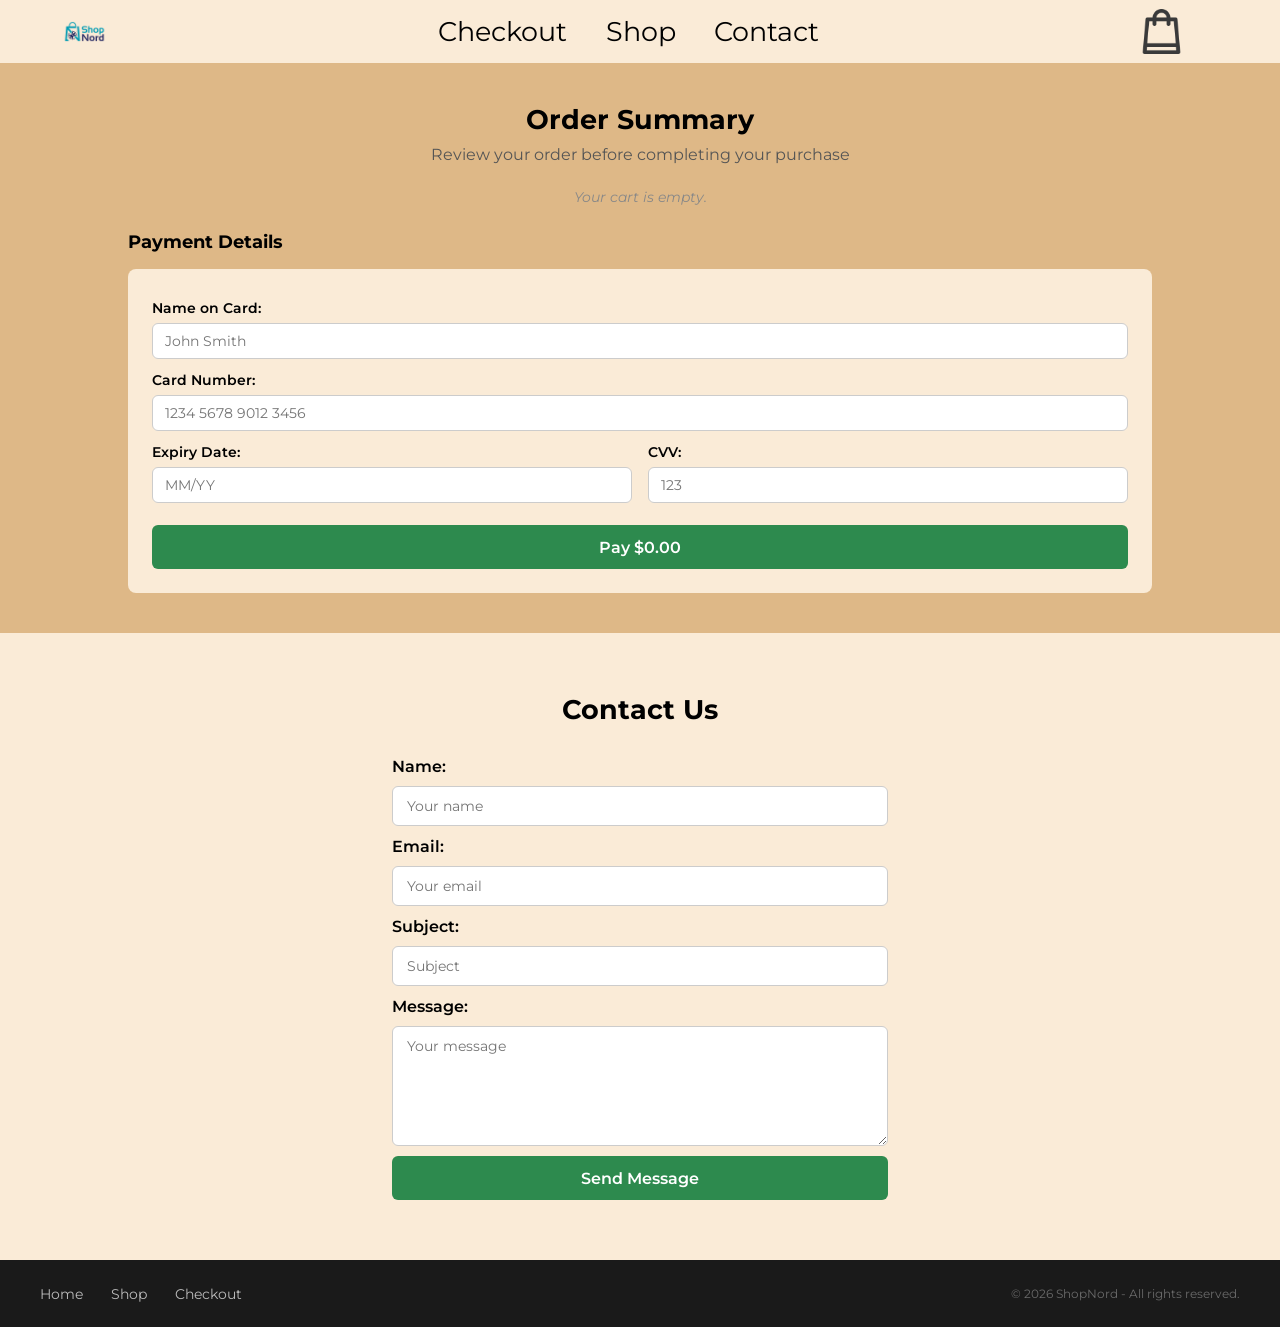
<file: checkout.html>
<!DOCTYPE html>
<html lang="en">
<head>
    <meta charset="UTF-8">
    <meta name="viewport" content="width=device-width, initial-scale=1.0">
    <title>Checkout - ShopNord</title>
    <link rel="stylesheet" href="css/style.css">
    <link rel="stylesheet" href="css/cart.css">
    <link rel="stylesheet" href="css/checkout.css">
    <link rel="stylesheet" href="css/contact.css">
</head>
<body>
    <header>
        <a href="front-page.html" class="logo">
            <img src="images/ShopNordTransparent.png#" alt="ShopNord logo" class="logo">
        </a>
        <nav>
            <ul>
                <li><a href="checkout.html">Checkout</a></li>
                <li><a href="shop.html">Shop</a></li>
                <li><a href="#contact">Contact</a></li>
            </ul>
        </nav>
        <div class="cart-wrapper">
            <img src="images/Cart.png" alt="Shopping cart" class="cart">
            <span class="cart-badge" id="cart-badge">0</span>
        </div>
    </header>

    <div class="cart-div">
        <div class="cart-header">
            <span class="cart-header-title">Your Cart</span>
            <span class="cart-count" id="cart-count">0 items</span>
        </div>
        <div class="cart-items">
        </div>
        <div class="cart-footer">
            <div class="cart-checkout">
                <p>Checkout</p>
            </div>
        </div>
    </div>

    <main>
        <div class="checkout-main">
            <h1>Order Summary</h1>
            <h2>Review your order before completing your purchase</h2>

            <p id="checkout-empty" class="checkout-empty-msg">Your cart is empty.</p>

            <table class="order-table" id="checkout-table">
                <thead>
                    <tr>
                        <th></th>
                        <th>Product</th>
                        <th>Seller</th>
                        <th>Price</th>
                        <th></th>
                    </tr>
                </thead>
                <tbody id="checkout-tbody">
                </tbody>
                <tfoot>
                    <tr>
                        <td colspan="2">Total</td>
                        <td></td>
                        <td id="checkout-total">$0.00</td>
                        <td></td>
                    </tr>
                </tfoot>
            </table>
        </div>

        <div class="payment-section">
            <h2>Payment Details</h2>
            <form class="payment-form">
                <label for="card-name">Name on Card:</label>
                <input type="text" id="card-name" name="card-name" placeholder="John Smith">
                <label for="card-number">Card Number:</label>
                <input type="text" id="card-number" name="card-number" placeholder="1234 5678 9012 3456" maxlength="19">
                <div class="payment-row">
                    <div class="payment-field">
                        <label for="card-expiry">Expiry Date:</label>
                        <input type="text" id="card-expiry" name="card-expiry" placeholder="MM/YY" maxlength="5">
                    </div>
                    <div class="payment-field">
                        <label for="card-cvv">CVV:</label>
                        <input type="password" id="card-cvv" name="card-cvv" placeholder="123" maxlength="3">
                    </div>
                </div>
                <button type="submit" class="pay-btn">Pay $0.00</button>
            </form>
        </div>

        <section id="contact" class="contact-section">
            <h2>Contact Us</h2>
            <form class="contact-form">
                <label for="contact-name">Name:</label>
                <input type="text" id="contact-name" name="name" placeholder="Your name">
                <label for="contact-email">Email:</label>
                <input type="email" id="contact-email" name="email" placeholder="Your email">
                <label for="contact-subject">Subject:</label>
                <input type="text" id="contact-subject" name="subject" placeholder="Subject">
                <label for="contact-message">Message:</label>
                <textarea id="contact-message" name="message" placeholder="Your message"></textarea>
                <input type="submit" value="Send Message">
            </form>
        </section>
    </main>

    <footer>
        <nav>
            <a href="front-page.html">Home</a>
            <a href="shop.html">Shop</a>
            <a href="checkout.html">Checkout</a>
        </nav>
        <p class="footer-copyright">© 2026 ShopNord - All rights reserved.</p>
    </footer>

    <script src="javascript/cart.js"></script>
    <script src="javascript/checkout.js"></script>
</body>
</html>
</file>
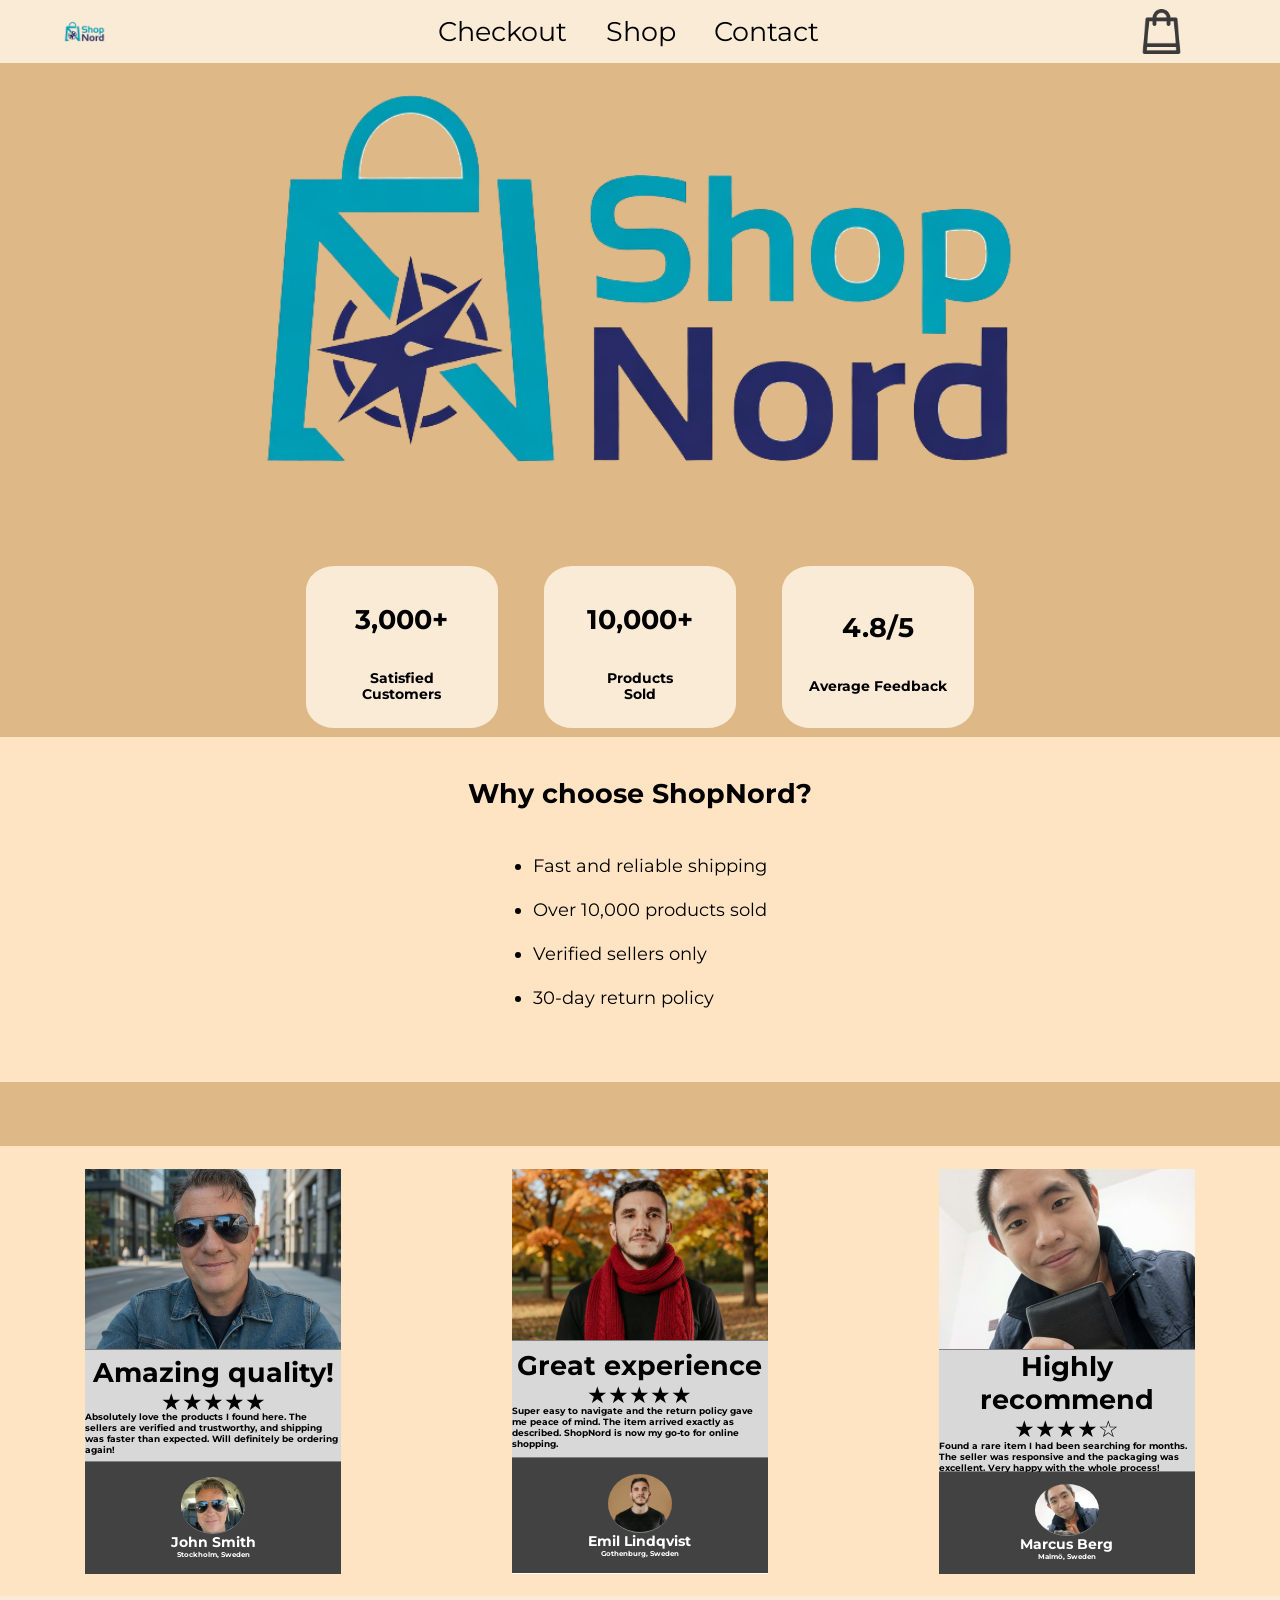
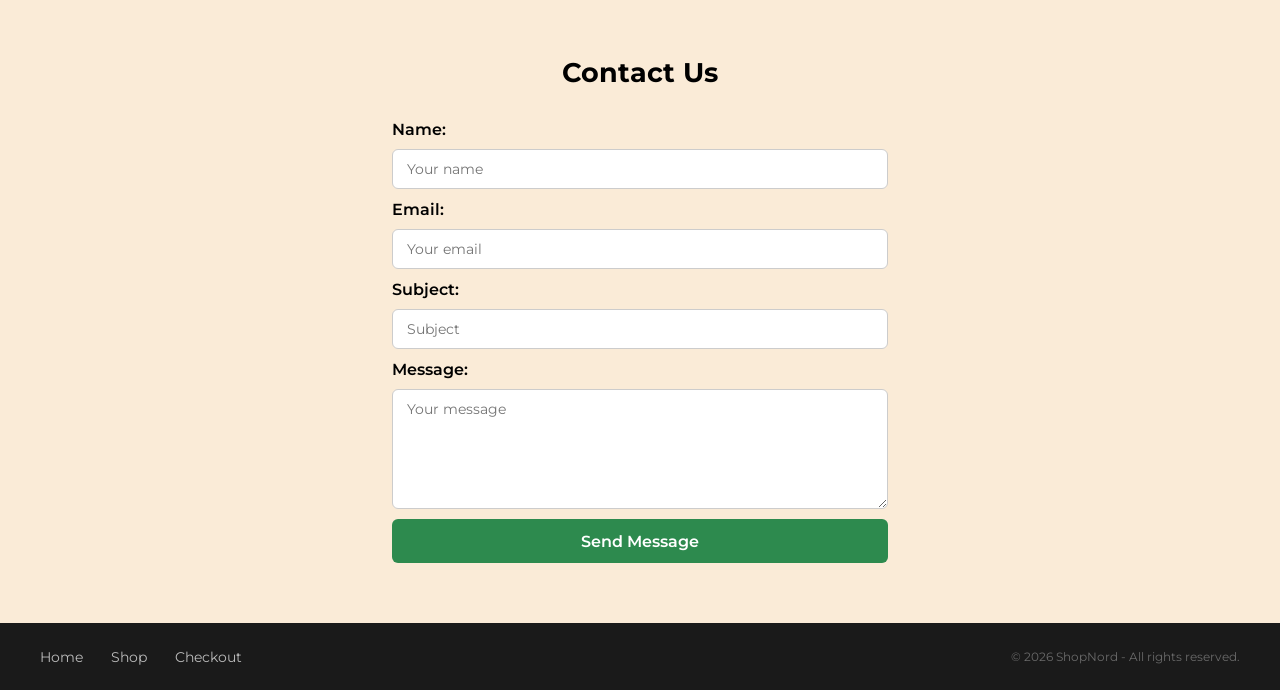
<file: front-page.html>
<!DOCTYPE html>
<html lang="en">
<head>
    <meta charset="UTF-8">
    <meta name="viewport" content="width=device-width, initial-scale=1.0">
    <title>ShopNord</title>
    <link rel="stylesheet" href="css/style.css">
    <link rel="stylesheet" href="css/cart.css">
    <link rel="stylesheet" href="css/contact.css">
    <link rel="stylesheet" href="css/front-page.css">
</head>
<body>
    <header>
        <a href="front-page.html" class="logo">
            <img src="images/ShopNordTransparent.png#" alt="ShopNord logo" class="logo">
        </a>
        <nav>
            <ul>
                <li><a href="checkout.html">Checkout</a></li>
                <li><a href="shop.html">Shop</a></li>
                <li><a href="#contact">Contact</a></li>
            </ul>
        </nav>
        <div class="cart-wrapper">
            <img src="images/Cart.png" alt="Shopping cart" class="cart">
            <span class="cart-badge" id="cart-badge">0</span>
        </div>
    </header>

    <div class="cart-div">
        <div class="cart-header">
            <span class="cart-header-title">Your Cart</span>
            <span class="cart-count" id="cart-count">0 items</span>
        </div>
        <div class="cart-items">
        </div>
        <div class="cart-footer">
            <div class="cart-checkout">
                <p>Checkout</p>
            </div>
        </div>
    </div>

    <main>
        <section class="front-text">
        </section>

        <section class="info">
            <div class="info-label">
                <h1>3,000+</h1>
                <h2>Satisfied<br>Customers</h2>
            </div>
            <div class="info-label">
                <h1>10,000+</h1>
                <h2>Products<br>Sold</h2>
            </div>
            <div class="info-label">
                <h1>4.8/5</h1>
                <h2>Average Feedback</h2>
            </div>
        </section>

        <section class="features">
            <h2>Why choose ShopNord?</h2>
            <ul class="features-list">
                <li>Fast and reliable shipping</li>
                <li>Over 10,000 products sold</li>
                <li>Verified sellers only</li>
                <li>30-day return policy</li>
            </ul>
        </section>

        <section class="reviews">
            <div class="review">
                <img src="images/image(9).jpg" alt="Product preview">
                <div class="review-message">
                    <h1>Amazing quality!</h1>
                    <div class="rating" data-rating="5"></div>
                    <h2>Absolutely love the products I found here. The sellers are verified and trustworthy, and shipping was faster than expected. Will definitely be ordering again!</h2>
                </div>
                <div class="review-profile">
                    <img src="images/1703831323139.jfif" alt="Customer photo">
                    <h1>John Smith</h1>
                    <h2>Stockholm, Sweden</h2>
                </div>
            </div>
            <div class="review">
                <img src="images/image(10).jpg" alt="Product preview">
                <div class="review-message">
                    <h1>Great experience</h1>
                    <div class="rating" data-rating="5"></div>
                    <h2>Super easy to navigate and the return policy gave me peace of mind. The item arrived exactly as described. ShopNord is now my go-to for online shopping.</h2>
                </div>
                <div class="review-profile">
                    <img src="images/premium_photo-1689530775582-83b8abdb5020.avif" alt="Customer photo">
                    <h1>Emil Lindqvist</h1>
                    <h2>Gothenburg, Sweden</h2>
                </div>
            </div>
            <div class="review">
                <img src="images/image(7).jpg" alt="Product preview">
                <div class="review-message">
                    <h1>Highly recommend</h1>
                    <div class="rating" data-rating="4"></div>
                    <h2>Found a rare item I had been searching for months. The seller was responsive and the packaging was excellent. Very happy with the whole process!</h2>
                </div>
                <div class="review-profile">
                    <img src="images/1652688555456.jfif" alt="Customer photo">
                    <h1>Marcus Berg</h1>
                    <h2>Malmö, Sweden</h2>
                </div>
            </div>
        </section>

        <section id="contact" class="contact-section">
            <h2>Contact Us</h2>
            <form class="contact-form">
                <label for="contact-name">Name:</label>
                <input type="text" id="contact-name" name="name" placeholder="Your name">
                <label for="contact-email">Email:</label>
                <input type="email" id="contact-email" name="email" placeholder="Your email">
                <label for="contact-subject">Subject:</label>
                <input type="text" id="contact-subject" name="subject" placeholder="Subject">
                <label for="contact-message">Message:</label>
                <textarea id="contact-message" name="message" placeholder="Your message"></textarea>
                <input type="submit" value="Send Message">
            </form>
        </section>
    </main>

    <footer>
        <nav>
            <a href="front-page.html">Home</a>
            <a href="shop.html">Shop</a>
            <a href="checkout.html">Checkout</a>
        </nav>
        <p class="footer-copyright">© 2026 ShopNord - All rights reserved.</p>
    </footer>

    <script src="javascript/cart.js"></script>
    <script src="javascript/rating.js"></script>
</body>
</html>
</file>
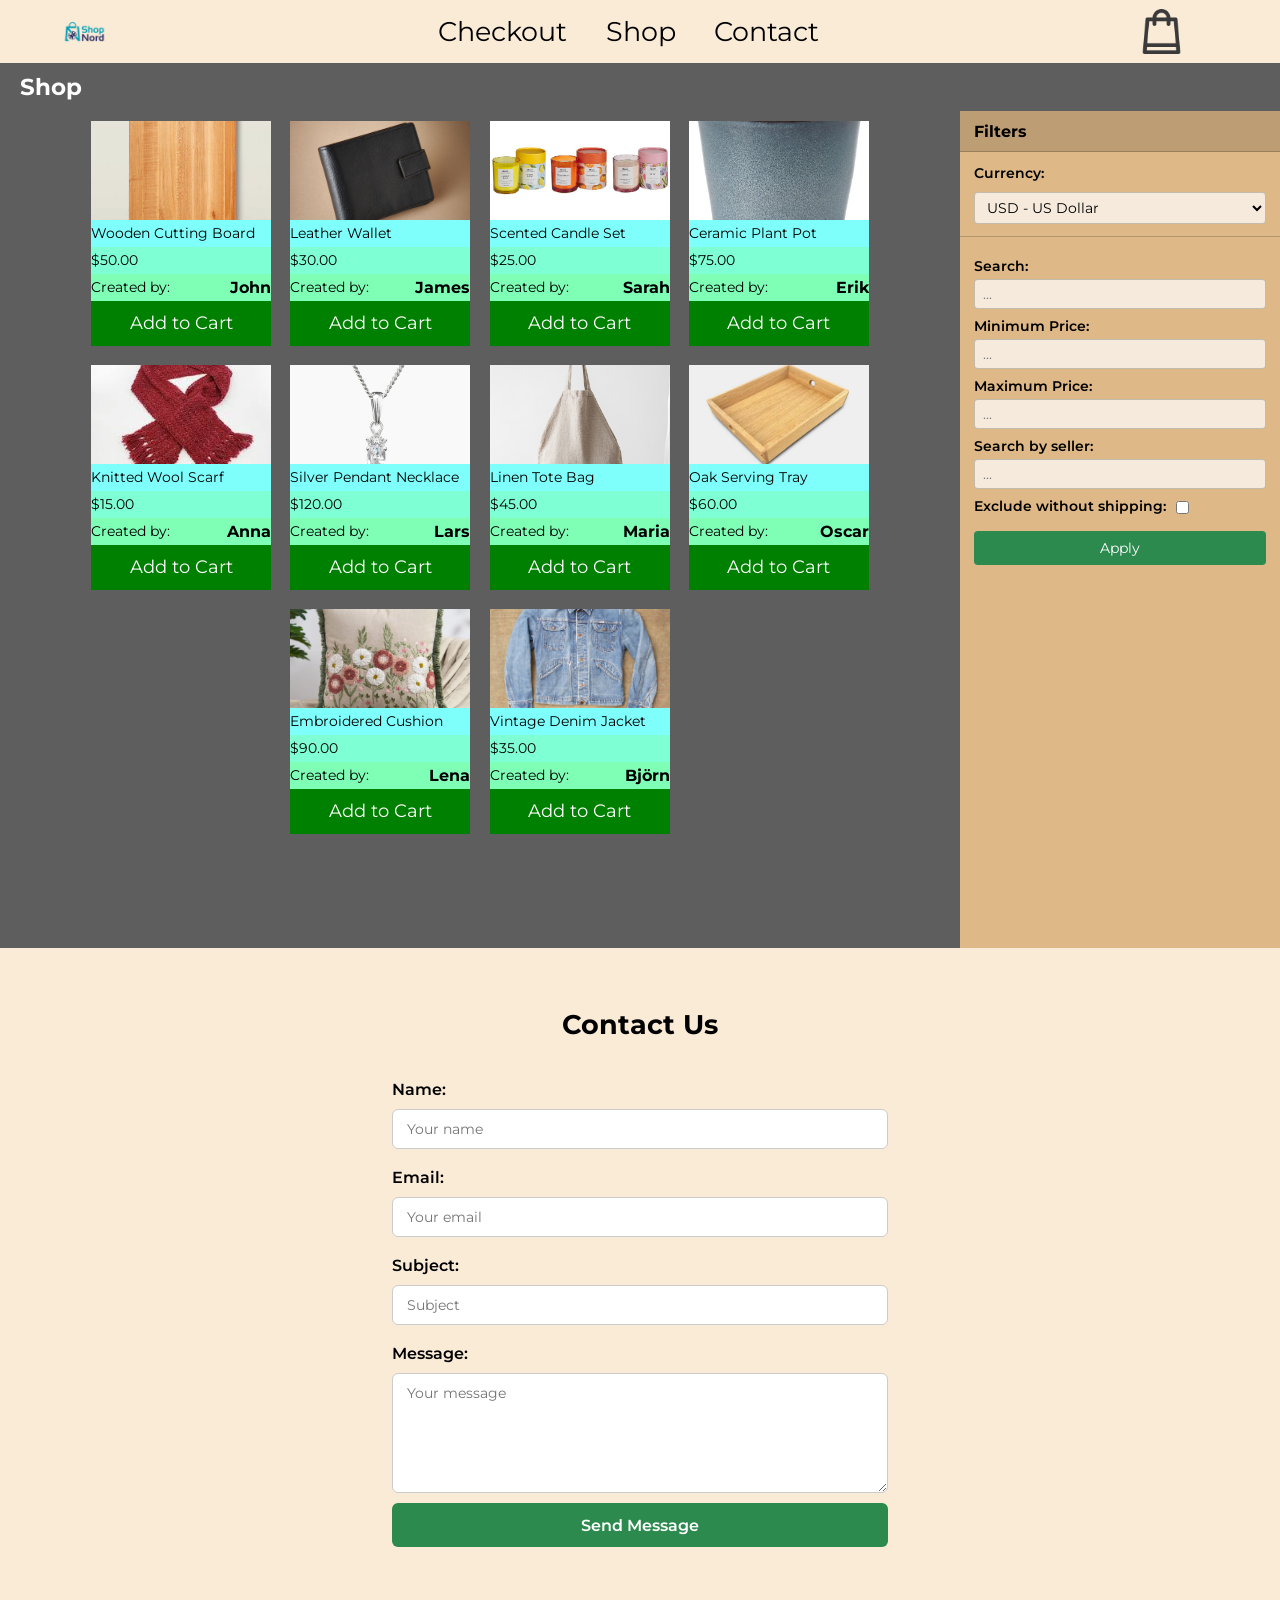
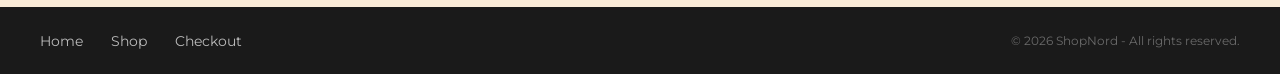
<file: shop.html>
<!DOCTYPE html>
<html lang="en">
<head>
    <meta charset="UTF-8">
    <meta name="viewport" content="width=device-width, initial-scale=1.0">
    <title>Shop - ShopNord</title>
    <link rel="stylesheet" href="css/style.css">
    <link rel="stylesheet" href="css/cart.css">
    <link rel="stylesheet" href="css/shop.css">
    <link rel="stylesheet" href="css/contact.css">
</head>
<body>
    <header>
        <a href="front-page.html" class="logo">
            <img src="images/ShopNordTransparent.png#" alt="ShopNord logo" class="logo">
        </a>
        <nav>
            <ul>
                <li><a href="checkout.html">Checkout</a></li>
                <li><a href="shop.html">Shop</a></li>
                <li><a href="#contact">Contact</a></li>
            </ul>
        </nav>
        <div class="cart-wrapper">
            <img src="images/Cart.png" alt="Shopping cart" class="cart">
            <span class="cart-badge" id="cart-badge">0</span>
        </div>
    </header>

    <div class="cart-div">
        <div class="cart-header">
            <span class="cart-header-title">Your Cart</span>
            <span class="cart-count" id="cart-count">0 items</span>
        </div>
        <div class="cart-items">
        </div>
        <div class="cart-footer">
            <div class="cart-checkout">
                <p>Checkout</p>
            </div>
        </div>
    </div>

    <main>
        <h1 class="shop-title">Shop</h1>

        <div class="shop-main">

            <section>
                <div class="products">
                    <div class="product" data-shipping="true">
                        <div class="product-img">
                            <img src="/images/bestcuttingboards-02.webp" alt="Product image">
                        </div>
                        <div class="product-info">
                            <div class="name-base">
                                <p>Wooden Cutting Board</p>
                            </div>
                            <div class="price-base">
                                <p>$50.00</p>
                            </div>
                            <div class="created-base">
                                <span class="created-label">Created by:</span>
                                <span class="created-person">John</span>
                            </div>
                        </div>
                        <div class="add-to-cart">
                            <p>Add to Cart</p>
                        </div>
                    </div>

                    <div class="product" data-shipping="true">
                        <div class="product-img">
                            <img src="images/M89636s.jpg" alt="Product image">
                        </div>
                        <div class="product-info">
                            <div class="name-base">
                                <p>Leather Wallet</p>
                            </div>
                            <div class="price-base">
                                <p>$30.00</p>
                            </div>
                            <div class="created-base">
                                <span class="created-label">Created by:</span>
                                <span class="created-person">James</span>
                            </div>
                        </div>
                        <div class="add-to-cart">
                            <p>Add to Cart</p>
                        </div>
                    </div>

                    <div class="product" data-shipping="true">
                        <div class="product-img">
                            <img src="images/undef_src_sa_picid_874660_x_1000_type_whitesh_quality_100_image.webp" alt="Product image">
                        </div>
                        <div class="product-info">
                            <div class="name-base">
                                <p>Scented Candle Set</p>
                            </div>
                            <div class="price-base">
                                <p>$25.00</p>
                            </div>
                            <div class="created-base">
                                <span class="created-label">Created by:</span>
                                <span class="created-person">Sarah</span>
                            </div>
                        </div>
                        <div class="add-to-cart">
                            <p>Add to Cart</p>
                        </div>
                    </div>

                    <div class="product" data-shipping="false">
                        <div class="product-img">
                            <img src="images/fjaerilsbuske-plant-pot-in-outdoor-blue__1308508_pe939884_s5.avif" alt="Product image">
                        </div>
                        <div class="product-info">
                            <div class="name-base">
                                <p>Ceramic Plant Pot</p>
                            </div>
                            <div class="price-base">
                                <p>$75.00</p>
                            </div>
                            <div class="created-base">
                                <span class="created-label">Created by:</span>
                                <span class="created-person">Erik</span>
                            </div>
                        </div>
                        <div class="add-to-cart">
                            <p>Add to Cart</p>
                        </div>
                    </div>

                    <div class="product" data-shipping="true">
                        <div class="product-img">
                            <img src="images/images(1).jfif" alt="Product image">
                        </div>
                        <div class="product-info">
                            <div class="name-base">
                                <p>Knitted Wool Scarf</p>
                            </div>
                            <div class="price-base">
                                <p>$15.00</p>
                            </div>
                            <div class="created-base">
                                <span class="created-label">Created by:</span>
                                <span class="created-person">Anna</span>
                            </div>
                        </div>
                        <div class="add-to-cart">
                            <p>Add to Cart</p>
                        </div>
                    </div>

                    <div class="product" data-shipping="true">
                        <div class="product-img">
                            <img src="images/68_7baf2e82-09f3-4cfb-8905-b3689edf19d4.webp" alt="Product image">
                        </div>
                        <div class="product-info">
                            <div class="name-base">
                                <p>Silver Pendant Necklace</p>
                            </div>
                            <div class="price-base">
                                <p>$120.00</p>
                            </div>
                            <div class="created-base">
                                <span class="created-label">Created by:</span>
                                <span class="created-person">Lars</span>
                            </div>
                        </div>
                        <div class="add-to-cart">
                            <p>Add to Cart</p>
                        </div>
                    </div>

                    <div class="product" data-shipping="false">
                        <div class="product-img">
                            <img src="images/10293.jpg" alt="Product image">
                        </div>
                        <div class="product-info">
                            <div class="name-base">
                                <p>Linen Tote Bag</p>
                            </div>
                            <div class="price-base">
                                <p>$45.00</p>
                            </div>
                            <div class="created-base">
                                <span class="created-label">Created by:</span>
                                <span class="created-person">Maria</span>
                            </div>
                        </div>
                        <div class="add-to-cart">
                            <p>Add to Cart</p>
                        </div>
                    </div>

                    <div class="product" data-shipping="true">
                        <div class="product-img">
                            <img src="images/IMG_1647OG.webp" alt="Product image">
                        </div>
                        <div class="product-info">
                            <div class="name-base">
                                <p>Oak Serving Tray</p>
                            </div>
                            <div class="price-base">
                                <p>$60.00</p>
                            </div>
                            <div class="created-base">
                                <span class="created-label">Created by:</span>
                                <span class="created-person">Oscar</span>
                            </div>
                        </div>
                        <div class="add-to-cart">
                            <p>Add to Cart</p>
                        </div>
                    </div>

                    <div class="product" data-shipping="true">
                        <div class="product-img">
                            <img src="images/hawkGreen.jpg" alt="Product image">
                        </div>
                        <div class="product-info">
                            <div class="name-base">
                                <p>Embroidered Cushion</p>
                            </div>
                            <div class="price-base">
                                <p>$90.00</p>
                            </div>
                            <div class="created-base">
                                <span class="created-label">Created by:</span>
                                <span class="created-person">Lena</span>
                            </div>
                        </div>
                        <div class="add-to-cart">
                            <p>Add to Cart</p>
                        </div>
                    </div>

                    <div class="product" data-shipping="false">
                        <div class="product-img">
                            <img src="images/MG_6246_6c4ab6b6-5a9e-4a56-9bd9-d1b80083ac96.jpg" alt="Product image">
                        </div>
                        <div class="product-info">
                            <div class="name-base">
                                <p>Vintage Denim Jacket</p>
                            </div>
                            <div class="price-base">
                                <p>$35.00</p>
                            </div>
                            <div class="created-base">
                                <span class="created-label">Created by:</span>
                                <span class="created-person">Björn</span>
                            </div>
                        </div>
                        <div class="add-to-cart">
                            <p>Add to Cart</p>
                        </div>
                    </div>
                </div>
            </section>

            <section>
                <div class="filters">
                    <h2>Filters</h2>
                    <div class="currency-selector">
                        <label for="currency-select">Currency:</label>
                        <select id="currency-select" class="form">
                            <option value="USD">USD - US Dollar</option>
                            <option value="EUR">EUR - Euro</option>
                            <option value="SEK">SEK - Swedish Krona</option>
                            <option value="GBP">GBP - British Pound</option>
                            <option value="NOK">NOK - Norwegian Krone</option>
                            <option value="DKK">DKK - Danish Krone</option>
                            <option value="JPY">JPY - Japanese Yen</option>
                        </select>
                    </div>
                    <form>
                        <label for="search-bar">Search:</label>
                        <input class="form" type="text" name="search" id="search-bar" placeholder="...">
                        <label for="minimum-price">Minimum Price:</label>
                        <input class="form" type="text" name="min" id="minimum-price" placeholder="...">
                        <label for="maximum-price">Maximum Price:</label>
                        <input class="form" type="text" name="max" id="maximum-price" placeholder="...">
                        <label for="by-seller">Search by seller:</label>
                        <input class="form" type="text" name="seller" id="by-seller" placeholder="...">
                        <label for="with-shipping">
                            Exclude without shipping:
                            <input type="checkbox" name="has-shipping" id="with-shipping">
                        </label>
                        <input type="submit" value="Apply">
                    </form>
                </div>
            </section>
        </div>

        <section id="contact" class="contact-section">
            <h2>Contact Us</h2>
            <form class="contact-form">
                <label for="contact-name">Name:</label>
                <input type="text" id="contact-name" name="name" placeholder="Your name">
                <label for="contact-email">Email:</label>
                <input type="email" id="contact-email" name="email" placeholder="Your email">
                <label for="contact-subject">Subject:</label>
                <input type="text" id="contact-subject" name="subject" placeholder="Subject">
                <label for="contact-message">Message:</label>
                <textarea id="contact-message" name="message" placeholder="Your message"></textarea>
                <input type="submit" value="Send Message">
            </form>
        </section>
    </main>

    <footer>
        <nav>
            <a href="front-page.html">Home</a>
            <a href="shop.html">Shop</a>
            <a href="checkout.html">Checkout</a>
        </nav>
        <p class="footer-copyright">© 2026 ShopNord - All rights reserved.</p>
    </footer>

    <script src="javascript/cart.js"></script>
    <script src="javascript/currency.js"></script>
    <script src="javascript/filters.js"></script>
</body>
</html>
</file>
<file: css/style.css>
@import url('https://fonts.googleapis.com/css2?family=Asimovian&family=Montserrat:ital,wght@0,100..900;1,100..900&family=Mountains+of+Christmas:wght@400;700&family=Quicksand:wght@300..700&family=Raleway:ital,wght@0,100..900;1,100..900&family=TASA+Explorer:wght@400..800&display=swap');

html {
    scroll-behavior: smooth;
    overflow-x: hidden;
}

body {
    padding: 0;
    margin: 0;
    padding-top: 7vh;
    font-family: "Montserrat", sans-serif;
    background-color: burlywood;
    overflow-x: hidden;
    display: flex;
    flex-direction: column;
    min-height: 100vh;
}

main {
    flex: 1;
}

p {
    margin: 0;
    font-size: 1.5vh;
    line-height: 3vh;
}

header {
    position: fixed;
    top: 0;
    left: 0;
    right: 0;
    display: flex;
    height: 7vh;
    width: 100%;
    background-color: antiquewhite;
    flex-direction: row;
    justify-content: center;
    align-items: center;
    z-index: 100;
}

header nav ul {
    display: flex;
    list-style: none;
    margin: 0;
    padding: 0;
    justify-content: center;
    gap: 0.5vw;
}

header li {
    display: flex;
    justify-content: center;
}

header li a {
    text-decoration: none;
    font-size: 3vh;
    color: black;
    padding: 6px 16px;
    transition: color 0.2s;
}

header li a:hover {
    color: gray;
}

.logo {
    margin-right: auto;
    margin-left: 2vw;
    height: 5vh;
}

.cart-wrapper {
    position: relative;
    margin-left: auto;
    margin-right: 7.5vw;
    display: flex;
    align-items: center;
}

.cart {
    height: 5vh;
    cursor: pointer;
}

footer {
    display: flex;
    justify-content: space-between;
    align-items: center;
    background-color: #1a1a1a;
    padding: 20px 40px;
}

footer nav a {
    color: rgba(255, 255, 255, 0.7);
    text-decoration: none;
    font-size: 14px;
    margin-right: 24px;
    transition: color 0.2s;
}

footer nav a:hover {
    color: white;
}

.footer-copyright {
    font-size: 12px;
    color: rgba(255, 255, 255, 0.35);
}

@media screen and (max-width: 600px) {
    header li a {
        font-size: 18px;
        padding: 4px 8px;
    }

    .cart-wrapper {
        margin-right: 4vw;
    }
}
</file>
<file: css/cart.css>
.cart-badge {
    position: absolute;
    top: -5px;
    right: -8px;
    background-color: #e53e3e;
    color: white;
    border-radius: 50%;
    min-width: 18px;
    height: 18px;
    font-size: 11px;
    font-weight: 700;
    display: none;
    align-items: center;
    justify-content: center;
    padding: 0 3px;
    line-height: 1;
    pointer-events: none;
}

.cart-div {
    display: none;
    flex-direction: column;
    width: 320px;
    max-height: 520px;
    position: fixed;
    top: 7vh;
    right: 1.5vw;
    background-color: white;
    box-shadow: 0 8px 32px rgba(0, 0, 0, 0.18);
    border-radius: 12px;
    overflow: hidden;
    z-index: 1000;
}

.cart-header {
    display: flex;
    align-items: center;
    justify-content: space-between;
    padding: 14px 16px;
    background-color: #1a1a1a;
    color: white;
    flex-shrink: 0;
}

.cart-header-title {
    font-size: 15px;
    font-weight: 600;
    letter-spacing: 0.3px;
}

.cart-count {
    font-size: 12px;
    color: rgba(255, 255, 255, 0.55);
}

.cart-items {
    display: flex;
    flex-direction: column;
    overflow-y: auto;
    flex: 1;
    min-height: 80px;
    max-height: 340px;
    background-color: #f7f7f7;
    gap: 6px;
    padding: 8px;
}

.cart-empty {
    text-align: center;
    padding: 32px 20px;
    color: #bbb;
    font-size: 13px;
    font-style: italic;
}

.cart-item {
    display: flex;
    flex-direction: row;
    align-items: center;
    gap: 10px;
    padding: 10px 12px;
    background-color: white;
    border-radius: 8px;
    box-shadow: 0 1px 3px rgba(0, 0, 0, 0.07);
    max-width: 100%;
}

.cart-item-img {
    width: 46px;
    height: 46px;
    border-radius: 6px;
    flex-shrink: 0;
    object-fit: cover;
}

.cart-item-info {
    flex: 1;
    min-width: 0;
    display: flex;
    flex-direction: column;
    gap: 2px;
}

.cart-item-name {
    font-size: 13px;
    font-weight: 600;
    color: #1a1a1a;
    white-space: nowrap;
    overflow: hidden;
    text-overflow: ellipsis;
}

.cart-item-seller {
    font-size: 11px;
    color: #999;
    white-space: nowrap;
    overflow: hidden;
    text-overflow: ellipsis;
}

.cart-item-price {
    font-size: 13px;
    font-weight: 700;
    color: #2d8a4e;
    white-space: nowrap;
    flex-shrink: 0;
}

.cart-remove {
    width: 20px;
    height: 20px;
    flex-shrink: 0;
    cursor: pointer;
    opacity: 0.35;
    transition: opacity 0.2s;
}

.cart-remove:hover {
    opacity: 1;
}

.cart-footer {
    padding: 12px 16px;
    background-color: white;
    border-top: 1px solid #efefef;
    flex-shrink: 0;
}

.cart-checkout {
    width: 100%;
    height: 44px;
    background-color: #2d8a4e;
    border-radius: 8px;
    text-align: center;
    align-content: center;
    cursor: pointer;
    transition: background-color 0.2s;
    box-sizing: border-box;
}

.cart-checkout:hover {
    background-color: #1e6638;
}

.cart-checkout p {
    color: white;
    font-size: 15px;
    font-weight: 600;
}

@media screen and (max-width: 600px) {
    .cart-div {
        width: 92%;
        max-height: 85vh;
        top: 7vh;
        right: 4%;
        left: 4%;
        border-radius: 10px;
    }

    .cart-items {
        max-height: 60vh;
    }
}
</file>
<file: css/checkout.css>
.checkout-main {
    padding-bottom: 0;
}

.checkout-main h1 {
    text-align: center;
    margin: 40px 0 0;
    font-size: 3vh;
}

.checkout-main h2 {
    text-align: center;
    font-size: 1.8vh;
    font-weight: normal;
    color: #555;
    margin: 8px 0 0;
}

.order-table {
    width: 80%;
    margin: 40px auto;
    border-collapse: collapse;
    font-size: 14px;
}

.order-table th,
.order-table td {
    padding: 12px 18px;
    text-align: left;
    border: 1px solid #ddd;
}

.order-table thead tr {
    background-color: #1a1a1a;
    color: white;
}

.order-table tbody tr:nth-child(odd) {
    background-color: white;
}

.order-table tbody tr:nth-child(even) {
    background-color: #f2f2f2;
}

.order-table tfoot tr {
    background-color: #2d8a4e;
    color: white;
    font-weight: 700;
}

.checkout-item-img {
    width: 60px;
    height: 60px;
    object-fit: cover;
    border-radius: 4px;
}

.checkout-empty-msg {
    text-align: center;
    color: #888;
    font-style: italic;
    padding: 20px 0;
    display: none;
}

.remove-from-checkout {
    background: none;
    border: 1px solid #cc3333;
    color: #cc3333;
    border-radius: 4px;
    padding: 3px 10px;
    font-family: inherit;
    font-size: 12px;
    cursor: pointer;
    transition: background-color 0.2s, color 0.2s;
}

.remove-from-checkout:hover {
    background-color: #cc3333;
    color: white;
}

.payment-section {
    width: 80%;
    margin: 0 auto 40px;
}

.payment-section h2 {
    font-size: 2vh;
    margin: 0 0 16px 0;
}

.payment-form {
    display: flex;
    flex-direction: column;
    gap: 6px;
    background-color: antiquewhite;
    padding: 24px;
    border-radius: 8px;
}

.payment-form label {
    font-size: 1.6vh;
    font-weight: 600;
    margin-top: 6px;
}

.payment-form input {
    padding: 8px 12px;
    border: 1px solid #ccc;
    border-radius: 6px;
    font-family: inherit;
    font-size: 1.6vh;
    box-sizing: border-box;
    width: 100%;
}

.payment-form input:focus {
    outline: none;
    border-color: #2d8a4e;
}

.payment-row {
    display: flex;
    gap: 16px;
}

.payment-field {
    display: flex;
    flex-direction: column;
    flex: 1;
    gap: 6px;
}

.pay-btn {
    margin-top: 16px;
    padding: 12px;
    background-color: #2d8a4e;
    color: white;
    border: none;
    border-radius: 6px;
    font-family: inherit;
    font-size: 1.8vh;
    font-weight: 600;
    cursor: pointer;
    transition: background-color 0.2s;
}

.pay-btn:hover {
    background-color: #1e6638;
}

@media screen and (max-width: 768px) {
    .payment-section {
        width: 90%;
    }

    .payment-row {
        flex-direction: column;
        gap: 0;
    }
}
</file>
<file: css/contact.css>
.contact-section {
    background-color: antiquewhite;
    padding: 60px 20px;
    text-align: center;
}

.contact-section h2 {
    font-size: 3vh;
    margin: 0 0 30px 0;
}

.contact-form {
    display: flex;
    flex-direction: column;
    width: 40%;
    margin: 0 auto;
    gap: 10px;
    text-align: left;
}

.contact-form label {
    font-size: 1.8vh;
    font-weight: 600;
}

.contact-form input[type="text"],
.contact-form input[type="email"],
.contact-form textarea {
    padding: 10px 14px;
    font-size: 1.6vh;
    border: 1px solid #ccc;
    border-radius: 6px;
    font-family: inherit;
    width: 100%;
    box-sizing: border-box;
}

.contact-form textarea {
    height: 120px;
    resize: vertical;
}

.contact-form input[type="submit"] {
    padding: 12px;
    background-color: #2d8a4e;
    color: white;
    border: none;
    border-radius: 6px;
    font-size: 1.8vh;
    font-weight: 600;
    cursor: pointer;
    transition: background-color 0.2s;
    font-family: inherit;
}

.contact-form input[type="submit"]:hover {
    background-color: #1e6638;
}

@media screen and (max-width: 600px) {
    .contact-form {
        width: 85%;
    }
}
</file>
<file: css/front-page.css>
.front-text {
    display: flex;
    flex-direction: column;
    justify-content: center;
    align-items: center;
    text-align: center;
    padding: 80px 20px;
    background-image: url(/images/ShopNordTransparent.png);
    background-size: cover;
    background-position: center;
    min-height: 30vh;
}

.front-text h1 {
    font-size: 10vh;
    margin: 0;
    color: white;
    text-shadow: 0 2px 8px rgba(0, 0, 0, 0.7);
}

.front-text h2 {
    font-size: 3vh;
    margin: 1%;
    color: white;
    text-shadow: 0 1px 4px rgba(0, 0, 0, 0.6);
}

.info {
    display: flex;
    height: 20vh;
    width: 60vw;
    margin-top: 5%;
    margin-left: auto;
    margin-right: auto;
    justify-content: center;
    align-items: center;
}

.info-label {
    display: flex;
    background-color: antiquewhite;
    width: 15vw;
    height: 18vh;
    margin: 3%;
    border-radius: 15%;
    flex-direction: column;
    text-align: center;
    justify-content: center;
    align-items: center;
}

.info-label h1 {
    font-size: 3vh;
}

.info-label h2 {
    font-size: 1.5vh;
}

.features {
    background-color: bisque;
    padding: 40px 10%;
    text-align: center;
}

.features h2 {
    font-size: 3vh;
    margin: 0 0 20px 0;
}

.features-list {
    display: inline-block;
    text-align: left;
    font-size: 2vh;
    line-height: 4vh;
    padding-left: 20px;
}

.features-list li {
    margin-bottom: 8px;
}

.reviews {
    display: flex;
    background-color: bisque;
    height: 50vh;
    margin-top: 5%;
    margin-left: auto;
    margin-right: auto;
    justify-content: center;
    align-items: center;
}

.review {
    display: flex;
    background-color: white;
    height: 45vh;
    width: 20vw;
    margin-left: auto;
    margin-right: auto;
    margin-top: auto;
    margin-bottom: auto;
    justify-content: center;
    align-items: center;
    flex-direction: column;
}

.review img {
    height: 20vh;
    width: 100%;
    border-bottom: 1px solid gray;
    object-fit: cover;
}

.review-profile {
    display: flex;
    background-color: rgb(66, 66, 66);
    height: 30%;
    width: 100%;
    flex-direction: column;
    text-align: center;
    align-items: center;
    justify-content: center;
}

.review-profile img {
    width: 25%;
    height: 50%;
    border-radius: 100%;
    object-fit: cover;
}

.review-profile h1 {
    color: white;
    font-size: 1.5vh;
    margin: 0;
}

.review-profile h2 {
    color: white;
    font-size: 0.8vh;
    margin: 0;
}

.review-message {
    background-color: rgb(216, 216, 216);
    height: 30%;
    width: 100%;
    align-content: center;
    border-bottom: 1px solid gray;
}

.review-message h1 {
    font-size: 3vh;
    text-align: center;
    margin: 0;
}

.review-message .rating {
    height: 20%;
    text-align: center;
}

.review-message .rating p {
    font-size: 2.5vh;
}

.review-message h2 {
    font-size: 1vh;
    margin: 0;
}

@media screen and (max-width: 768px) {
    .front-text {
        padding: 50px 16px;
    }

    .front-text h1 {
        font-size: 6vh;
    }

    .front-text h2 {
        font-size: 2.2vh;
    }

    .info {
        flex-wrap: wrap;
        width: 90%;
        height: auto;
        padding: 20px 0;
    }

    .info-label {
        width: 40%;
        height: auto;
        min-height: 100px;
        padding: 10px;
        box-sizing: border-box;
    }

    .reviews {
        flex-direction: column;
        height: auto;
        padding: 20px 0;
        margin-top: 0;
    }

    .review {
        width: 85%;
        height: auto;
        min-height: 200px;
        margin: 10px auto;
    }

    .review img {
        height: 15vh;
    }
}
</file>
<file: css/shop.css>
.shop-title {
    background-color: rgb(94, 94, 94);
    color: white;
    margin: 0;
    padding: 10px 20px;
    font-size: 2.5vh;
}

.shop-main {
    display: flex;
    height: 93vh;
}

.products {
    display: flex;
    flex-wrap: wrap;
    align-content: start;
    background-color: rgb(94, 94, 94);
    height: 93vh;
    width: 75vw;
    justify-content: center;
    overflow-y: scroll;
}

@keyframes fadeIn {
    from {
        opacity: 0.2;
        transform: translateY(50px);
    }
    to {
        opacity: 1;
        transform: translateY(0px);
    }
}

.product {
    display: flex;
    align-content: flex-end;
    justify-content: center;
    flex-wrap: wrap;
    background-color: white;
    width: 20vh;
    height: 25vh;
    margin: 1%;
    min-width: 100px;
    max-width: 500px;
    animation: fadeIn 0.4s ease both;
    transition: transform 0.2s, box-shadow 0.2s;
}

.product:hover {
    box-shadow: 0 5px 10px rgba(0, 0, 0, 0.2);
}

.add-to-cart {
    width: 20vh;
    height: 5vh;
    background-color: green;
    cursor: pointer;
    text-align: center;
    align-content: center;
    min-width: 100px;
    max-width: 500px;
    transition: background-color 0.2s;
}

.add-to-cart:hover {
    background-color: #005500;
}

.add-to-cart p {
    color: white;
    font-size: 2vh;
    min-width: 100px;
    max-width: 500px;
    max-height: 5vh;
    white-space: nowrap;
    overflow-x: hidden;
}

.product-info {
    background-color: antiquewhite;
    width: 20vh;
    height: 9vh;
    min-width: 100px;
    max-width: 500px;
}

.name-base {
    background-color: rgb(127, 255, 251);
    width: 20vh;
    height: 3vh;
    min-width: 100px;
    max-width: 500px;
}

.price-base {
    background-color: aquamarine;
    width: 20vh;
    height: 3vh;
    min-width: 100px;
    max-width: 500px;
}

.created-base {
    display: flex;
    justify-content: space-between;
    align-items: center;
    background-color: rgb(127, 255, 182);
    width: 20vh;
    height: 3vh;
    min-width: 100px;
    max-width: 500px;
}

.created-label {
    font-size: 1.5vh;
    white-space: nowrap;
    overflow-x: hidden;
}

.created-person {
    font-size: 1.8vh;
    font-weight: bold;
    overflow-x: hidden;
}

.product-img {
    width: 20vh;
    height: 11vh;
    min-width: 100px;
    max-width: 500px;
    overflow: hidden;
}

.product-img img {
    width: 20vh;
    height: 11vh;
    min-width: 100px;
    max-width: 500px;
    object-fit: cover;
}

.shop-main section .side-menu {
    display: flex;
    flex-wrap: wrap;
    flex-direction: column;
    height: 93vh;
    width: 15vw;
    background-color: burlywood;
}

.side-menu h2 {
    font-size: 1.8vh;
    padding: 8px 12px;
    margin: 0;
    background-color: rgba(0, 0, 0, 0.15);
    border-bottom: 1px solid rgba(0, 0, 0, 0.2);
}

.category {
    width: 15vw;
    height: 10%;
    margin: 0;
    align-content: center;
    text-align: center;
    font-size: 2vw;
    border-bottom: 1px solid gray;
    cursor: pointer;
    transition: background-color 0.2s;
}

.category:hover {
    background-color: rgba(0, 0, 0, 0.08);
}

.shop-main section .filters {
    display: flex;
    flex-direction: column;
    height: 93vh;
    width: 25vw;
    background-color: burlywood;
    overflow-y: auto;
    box-sizing: border-box;
}

.filters h2 {
    font-size: 1.8vh;
    padding: 10px 14px;
    margin: 0;
    background-color: rgba(0, 0, 0, 0.15);
    border-bottom: 1px solid rgba(0, 0, 0, 0.2);
}

.currency-selector {
    padding: 12px 14px;
    border-bottom: 1px solid rgba(0, 0, 0, 0.2);
}

.currency-selector label {
    display: block;
    font-size: 1.6vh;
    font-weight: 600;
    margin-bottom: 6px;
}

.filters form {
    padding: 12px 14px;
}

form label {
    font-size: 1.6vh;
    font-weight: 600;
    display: block;
    margin-top: 8px;
}

.form {
    width: 100%;
    padding: 6px 8px;
    border: 1px solid rgba(0, 0, 0, 0.2);
    border-radius: 4px;
    font-family: inherit;
    font-size: 1.5vh;
    box-sizing: border-box;
    background-color: rgba(255, 255, 255, 0.7);
    margin-top: 4px;
}

.form:focus {
    outline: none;
    border-color: #2d8a4e;
    background-color: white;
}

.filters input[type="checkbox"] {
    margin-left: 6px;
    vertical-align: middle;
}

.filters input[type="submit"] {
    width: 100%;
    padding: 8px;
    margin-top: 14px;
    background-color: #2d8a4e;
    color: white;
    border: none;
    border-radius: 4px;
    font-family: inherit;
    font-size: 1.6vh;
    cursor: pointer;
    transition: background-color 0.2s;
}

.filters input[type="submit"]:hover {
    background-color: #1e6638;
}

@media screen and (max-width: 768px) {
    .shop-title {
        font-size: 1.8vh;
        padding: 8px 14px;
    }

    .shop-main {
        flex-direction: column;
        height: auto;
    }

    .shop-main section .side-menu {
        width: 100%;
        height: auto;
        flex-direction: row;
        flex-wrap: wrap;
    }

    .side-menu h2 {
        width: 100%;
    }

    .category {
        width: 50%;
        height: 6vh;
        font-size: 4vw;
    }

    .products {
        width: 100%;
        height: auto;
        min-height: 30vh;
    }

    .product {
        width: 42vw;
        height: auto;
        min-height: 50vw;
        min-width: unset;
        max-width: unset;
    }

    .product-img,
    .product-img img {
        width: 42vw;
        height: 22vw;
        min-width: unset;
        max-width: unset;
    }

    .name-base,
    .price-base,
    .created-base,
    .product-info,
    .add-to-cart {
        width: 42vw;
        min-width: unset;
        max-width: unset;
    }

    .name-base,
    .price-base,
    .created-base {
        height: 5vw;
        min-height: 20px;
    }

    .product-info {
        height: auto;
    }

    .add-to-cart {
        height: 8vw;
        min-height: 32px;
    }

    .add-to-cart p {
        font-size: 2.5vw;
    }

    .name-base,
    .price-base {
        display: flex;
        align-items: center;
        padding: 0 4px;
        box-sizing: border-box;
    }

    .name-base p,
    .price-base p {
        font-size: 2vw;
        line-height: 1;
    }

    .created-label,
    .created-person {
        font-size: 1.8vw;
    }

    .shop-main section .filters {
        width: 100%;
        height: auto;
    }

    .filters form {
        padding: 12px 16px;
    }

    .currency-selector {
        padding: 10px 16px;
    }
}
</file>
